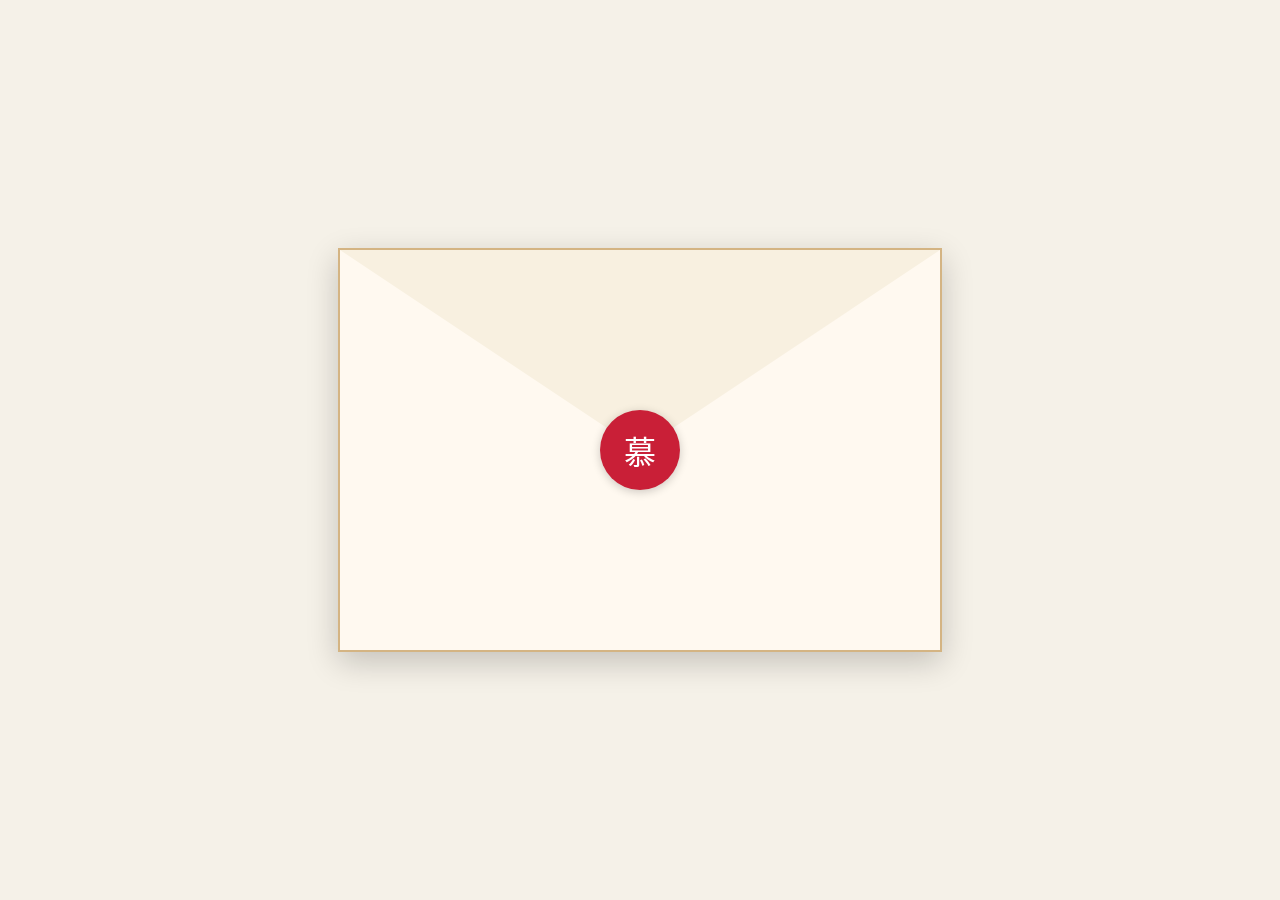
<file: index.html>
<!DOCTYPE html>
<html lang="zh-CN">
<head>
    <meta charset="UTF-8">
    <meta name="viewport" content="width=device-width, initial-scale=1.0">
    <title>慕雨青檐 - 信封</title>
    <style>
        /* 基础样式 */
        body {
            background-color: #f5f1e8;
            margin: 0;
            padding: 0;
            font-family: "Microsoft YaHei", sans-serif;
            overflow: hidden;
            transition: all 0.5s ease;
        }
        
        /* 信封容器 */
        .envelope-container {
            position: relative;
            width: 100%;
            height: 100vh;
            display: flex;
            justify-content: center;
            align-items: center;
        }
        
        /* 信封主体 */
        .envelope {
            position: relative;
            width: 90%;
            max-width: 600px;
            height: 400px;
            background: #fff9f0;
            border: 2px solid #d4b483;
            box-shadow: 0 10px 30px rgba(0,0,0,0.2);
            transition: all 0.5s ease;
            z-index: 1;
        }
        
        /* 信封盖 - 三角形 */
        .envelope:before {
            content: '';
            position: absolute;
            top: 0;
            width: 0;
            height: 0;
            border-style: solid;
            border-width: 200px 300px 0 300px;
            border-color: #f8f0e0 transparent transparent transparent;
            transform-origin: top;
            transform: rotateX(0deg);
            transition: all 0.5s ease 0.3s;
            z-index: 2;
        }
        
        /* 信封打开状态 */
        .envelope.open:before {
            transform: rotateX(180deg);
        }
        
        /* 信封淡出效果 */
        .envelope.fade-out {
            opacity: 0;
            transform: translateY(-50px);
            transition: all 0.5s ease;
        }
        
        /* 火漆印章 */
        .seal {
            position: absolute;
            top: 50%;
            left: 50%;
            transform: translate(-50%, -50%);
            width: 80px;
            height: 80px;
            background: #C91F37;
            border-radius: 50%;
            cursor: pointer;
            z-index: 3;
            box-shadow: 0 2px 10px rgba(0,0,0,0.2);
            transition: all 0.3s ease;
        }
        
        .seal:hover {
            transform: translate(-50%, -50%) scale(1.1);
        }
        
        .seal:after {
            content: '慕';
            position: absolute;
            top: 50%;
            left: 50%;
            transform: translate(-50%, -50%);
            color: white;
            font-family: "华文行楷", cursive;
            font-size: 2rem;
        }
        
        /* 信纸内容 */
        .letter-content {
            position: absolute;
            top: 50%;
            left: 50%;
            transform: translate(-50%, -50%);
            width: 90%;
            max-width: 560px;
            height: 360px;
            padding: 20px;
            background: white;
            box-shadow: 0 5px 15px rgba(0,0,0,0.1);
            opacity: 0;
            visibility: hidden;
            transition: all 0.5s ease;
            z-index: 0;
            overflow-y: auto;
        }
        
        .letter-content.show {
            opacity: 1;
            visibility: visible;
            z-index: 4;
        }
        
        /* 标题区 */
        .header {
            position: fixed;
            top: 20px;
            left: 0;
            width: 100%;
            text-align: center;
            opacity: 0;
            transform: translateY(-20px);
            transition: all 0.5s ease 0.3s;
            z-index: 5;
        }
        
        .header.show {
            opacity: 1;
            transform: translateY(0);
        }
        
        .main-title {
            font-family: "华文行楷", cursive;
            font-size: 2.5rem;
            color: #2E6171;
            margin: 0;
        }
        
        .subtitle {
            font-size: 1.2rem;
            color: #666;
            margin-top: 5px;
        }
        
        /* 信纸内容样式 */
        .intro-title {
            font-family: "华文行楷", cursive;
            font-size: 2.2rem;
            color: #2E6171;
            margin-bottom: 20px;
            border-bottom: 2px dashed #C91F37;
            padding-bottom: 10px;
            text-align: center;
        }
        
        .intro-content {
            font-size: 1.1rem;
            line-height: 1.8;
            text-align: left;
            text-indent: 2em;
            margin-bottom: 30px;
            color: #555;
        }
        
        .enter-btn {
            display: block;
            width: 200px;
            margin: 20px auto 0;
            padding: 12px 0;
            background: #C91F37;
            color: white;
            border: none;
            border-radius: 5px;
            font-family: "华文行楷", cursive;
            font-size: 1.2rem;
            transition: all 0.3s;
            text-align: center;
            text-decoration: none;
            cursor: pointer;
        }
        
        .enter-btn:hover {
            background: #a8182d;
            transform: translateY(-2px);
            box-shadow: 0 4px 8px rgba(0,0,0,0.2);
        }
    </style>
</head>
<body>
    <audio id="bg-music" loop>
        <source src="assets/music/rain.mp3" type="audio/mpeg">
        您的浏览器不支持音频播放
    </audio>
    
    <!-- 标题区 - 初始隐藏 -->
    <header class="header">
        <h1 class="main-title">慕雨青檐</h1>
        <div class="subtitle">2017-2025 周末特快列车</div>
    </header>

    <!-- 信封容器 -->
    <div class="envelope-container">
        <!-- 信封 -->
        <div class="envelope" id="envelope">
            <!-- 火漆印章 -->
            <div class="seal" id="seal"></div>
        </div>
        
        <!-- 信纸内容 - 初始隐藏 -->
        <div class="letter-content" id="letter-content">
            <h2 class="intro-title">前言</h2>
            <div class="intro-content">
                <p>欢迎登上这趟特别的"周末特快列车"，这是一段穿越时光的旅程，记录着我们从2017到2025年的珍贵回忆。</p>
                <p>在这个数字空间里，我收集了我们一起走过的点点滴滴，从初中时代的青涩，到高中时期的奋斗，再到大学时光的成长。每一张照片，每一段文字，都是时光留下的印记。</p>
                <p>这个网站是我送给你的特别礼物，它不仅仅是一个回忆录，更是一个会随着时间不断生长的记忆花园。在这里，你可以随时回望我们一起走过的路，也可以看到我们未来的新篇章。</p>
                <p>希望你喜欢这份特别的礼物，愿我们的友谊如同这网站一样，历久弥新。</p>
            </div>
            <a href="huiyi.html" class="enter-btn">开启回忆之旅</a>
        </div>
    </div>

    <script>
        // 音乐控制功能
        const musicPlayer = document.getElementById('bg-music');
        const musicControl = document.getElementById('music-control');
        let isPlaying = false;
        
        // 初始化音乐状态
        function initMusic() {
            const savedState = localStorage.getItem('musicState');
            isPlaying = savedState === 'playing';
            
            musicPlayer.volume = 0.3;
            if (isPlaying) {
                musicPlayer.play().catch(() => {});
                if(musicControl) musicControl.textContent = '暂停音乐';
            } else {
                musicPlayer.play().catch(() => {
                    document.body.addEventListener('click', () => {
                        musicPlayer.play().catch(() => {});
                    }, { once: true });
                });
            }
        }
        
        // 点击控制音乐
        if(musicControl) {
            musicControl.addEventListener('click', (e) => {
                e.preventDefault();
                isPlaying = !isPlaying;
                if (isPlaying) {
                    musicPlayer.play();
                    musicControl.textContent = '暂停音乐';
                    localStorage.setItem('musicState', 'playing');
                } else {
                    musicPlayer.pause();
                    musicControl.textContent = '播放音乐';
                    localStorage.setItem('musicState', 'paused');
                }
            });
        }
        
        // 初始化执行
        initMusic();
        
        // 自动播放处理
        document.body.addEventListener('click', () => {
            if (isPlaying && musicPlayer.paused) {
                musicPlayer.play().catch(() => {});
            }
        }, { once: true });

        // 信封交互效果
        document.addEventListener('DOMContentLoaded', () => {
            const seal = document.getElementById('seal');
            const envelope = document.getElementById('envelope');
            const letterContent = document.getElementById('letter-content');
            const header = document.querySelector('.header');
            
            seal.addEventListener('click', () => {
                // 打开信封
                envelope.classList.add('open');
                
                // 信封淡出
                setTimeout(() => {
                    envelope.classList.add('fade-out');
                }, 500);
                
                // 显示信纸内容
                setTimeout(() => {
                    letterContent.classList.add('show');
                }, 800);
                
                // 显示标题
                setTimeout(() => {
                    header.classList.add('show');
                }, 1000);
                
                // 点击后隐藏印章
                setTimeout(() => {
                    seal.style.opacity = '0';
                    setTimeout(() => {
                        seal.style.display = 'none';
                    }, 300);
                }, 500);
            });
        });
    </script>
</body>
</html>
</file>
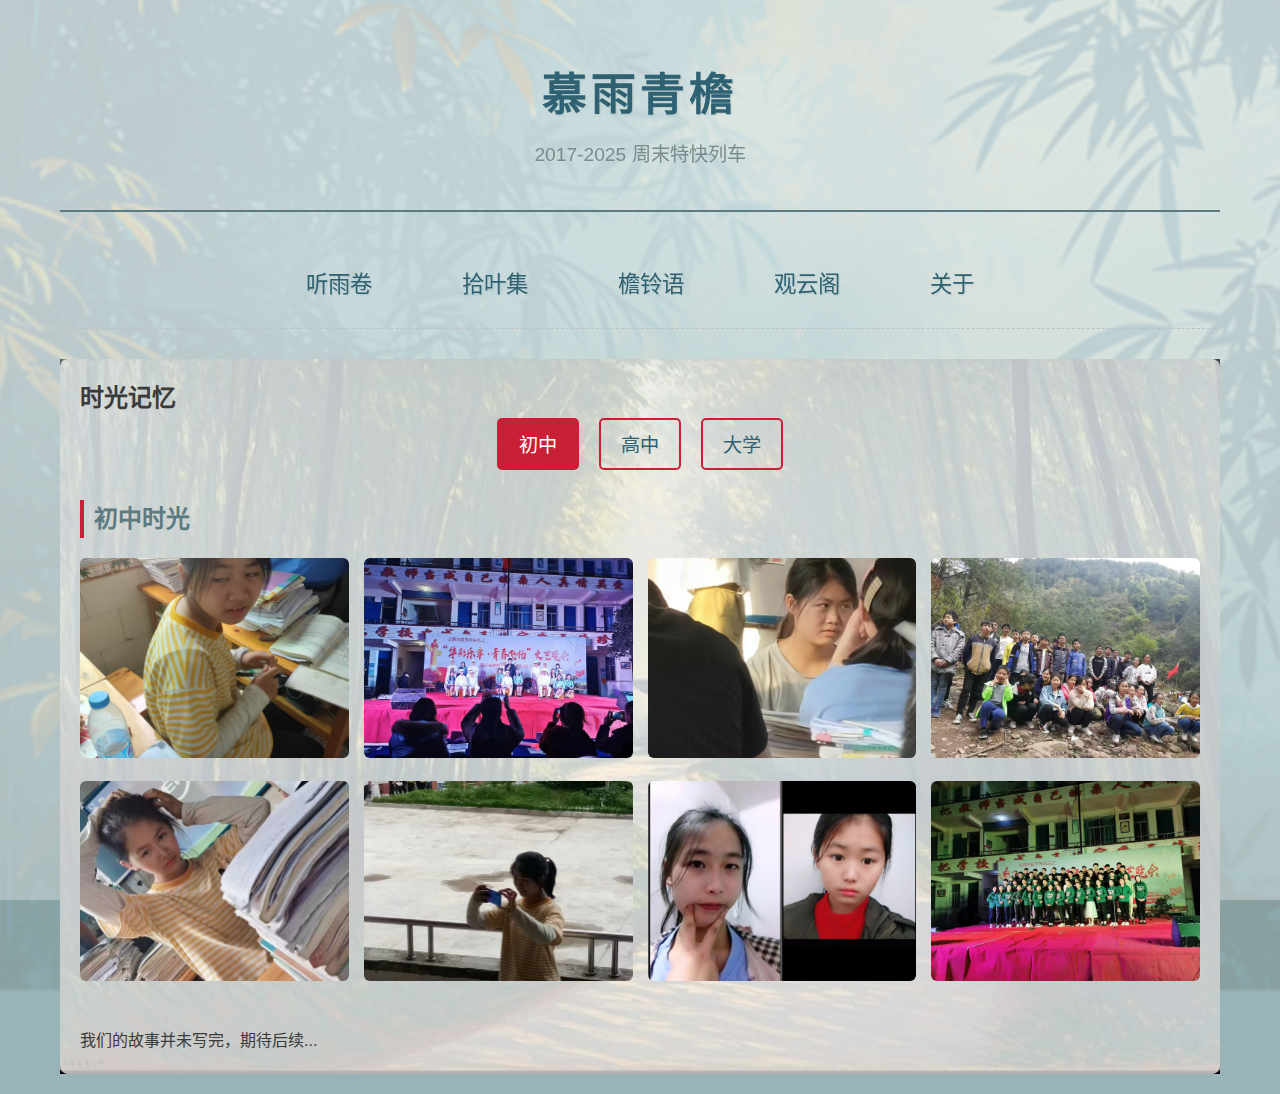
<file: huiyi.html>
<!DOCTYPE html>
<html lang="zh-CN">
<head>
    <meta charset="UTF-8">
    <meta name="viewport" content="width=device-width, initial-scale=1.0">
    <script src="js/main.js" defer></script>
    <link rel="stylesheet" href="css/main.css" />
    <title>慕雨青檐 - 拾叶集</title>
    <style>
        /* 小花飘落效果 - 更新后样式 */
        .petal {
            position: fixed;
            top: -10%;
            z-index: 9999;
            color: rgba(255, 255, 255, 0.9); /* 提高透明度 */
            text-shadow: 0 0 8px rgba(255, 255, 255, 0.5); /* 添加光晕效果 */
            user-select: none;
            pointer-events: none;
            font-size: 1.2rem;
            animation: fall linear forwards;
            filter: drop-shadow(0 0 4px rgba(255, 255, 255, 0.7)); /* 添加投影 */
        }

        @keyframes fall {
            to {
                transform: translateY(110vh) rotate(720deg);
                opacity: 0.2; /* 下落过程中逐渐变淡 */
            }
        }

        /* 全局背景容器 */
        body {
            position: relative;
            min-height: 100vh;
            overflow-x: hidden;
        }

        /* 竹林背景层 */
        body::before {
            content: '';
            position: fixed;
            top: -10%; /* 扩展顶部区域 */
            left: -10%;
            width: 120%;
            height: 120%;
            z-index: -1;
            background: 
                linear-gradient(rgba(232,245,233,0.3), rgba(210,228,209,0.5)), /* 调整颜色滤镜 */
                url('assets/images/bamboo.png') center/cover no-repeat;
            filter: blur(1px); /* 微模糊提升可读性 */
        }

        /* 内容保护层 */
        body::after {
            content: '';
            position: fixed;
            top: 0;
            left: 0;
            width: 100%;
            height: 100%;
            background: rgba(255,255,255,0.3); /* 调整透明度 */
            mix-blend-mode: screen; /* 混合模式保留背景纹理 */
            z-index: 0;
            pointer-events: none;
        }

        /* 调整现有元素层级 */
        .header, 
        .nav-menu, 
        .memory-background {
            position: relative;
            z-index: 1;
        }

        /* 响应式优化 */
        @media (max-width: 768px) {
            body::before {
                background-size: auto 100%; /* 移动端垂直适配 */
                left: -20%;
                width: 140%;
            }
            
            body::after {
                background: rgba(255,255,255,0.7); /* 调整移动端透明度 */
            }
        }
		/* 时光记忆背景图样式 */
			.memory-background {
				position: relative;
				width: 100%;
				background-image: url('assets/images/111.jpg');
				background-size: cover;
				background-position: center;
				background-repeat: no-repeat;
				background-attachment: local; /* 跟随内容滚动 */
				z-index: 1; /* 确保在气球下方 */
			}
	
			/* 为内容添加半透明遮罩（可选） */
			.memory-content {
				position: relative;
				background-color: rgba(255, 255, 255, 0.7); /* 半透明白色遮罩 */
				padding: 20px;
				border-radius: 8px;
			}
    </style>
</head>
<body>
    <!-- 背景遮罩层 -->
    <div class="background-overlay"></div>

    <audio id="bg-music" loop>
        <source src="assets/music/rain.mp3" type="audio/mpeg">
        您的浏览器不支持音频播放
    </audio>

    <!-- 标题区 -->
    <header class="header">
        <h1 class="main-title">慕雨青檐</h1>
        <div class="subtitle">2017-2025 周末特快列车</div>
    </header>

    <!-- 导航菜单 -->
    <nav class="nav-menu">
        <a href="#" class="nav-item" id="music-control">听雨卷</a>
        <a href="huiyi.html" class="nav-item">拾叶集</a>
        <a href="xiangyaoshuodehua.html" class="nav-item">檐铃语</a>
        <a href="guanyunge.html" class="nav-item">观云阁</a>
        <a href="about.html" class="nav-item">关于</a>
    </nav>

    <!-- 照片区 -->
    <section class="memory-background">
        <div class="memory-content">
            <h2>时光记忆</h2>

            <!-- 按钮区域 -->
            <div class="memory-buttons">
                <button class="memory-btn active" data-period="junior">初中</button>
                <button class="memory-btn" data-period="senior">高中</button>
                <button class="memory-btn" data-period="university">大学</button>
            </div>

            <!-- 初中时光内容 -->
            <div class="memory-section" id="junior-memory">
                <h3>初中时光</h3>
                <div class="photo-grid">
                    <!-- 初中照片内容保持不变 -->
                    <div class="photo-item">
                        <img src="assets/images/photo2.jpg" alt="初中记忆">
                    </div>
                    <div class="photo-item">
                        <img src="assets/images/photo10.jpg" alt="初中记忆">
                    </div>
                    <div class="photo-item">
                        <img src="assets/images/photo20.jpg" alt="初中记忆">
                    </div>
                    <div class="photo-item">
                        <img src="assets/images/photo21.jpg" alt="初中记忆">
                    </div>
                    <div class="photo-item">
                        <img src="assets/images/photo22.jpg" alt="初中记忆">
                    </div>
                    <div class="photo-item">
                        <img src="assets/images/photo23.jpg" alt="初中记忆">
                    </div>
                    <div class="photo-item">
                        <img src="assets/images/photo24.jpg" alt="初中记忆">
                    </div>
                    <div class="photo-item">
                        <img src="assets/images/photo46.jpg" alt="初中记忆">
                    </div>
                </div>
            </div>

            <!-- 高中时光内容 -->
            <div class="memory-section" id="senior-memory" style="display: none;">
                <h3>高中时光</h3>
                <div class="photo-grid">
                    <!-- 高中照片内容保持不变 -->
                    <div class="photo-item">
                        <img src="assets/images/photo17.jpg" alt="高中记忆">
                    </div>
                    <div class="photo-item">
                        <img src="assets/images/photo25.jpg" alt="高中记忆">
                    </div>
                    <div class="photo-item">
                        <img src="assets/images/photo31.jpg" alt="高中记忆">
                    </div>
                    <div class="photo-item">
                        <img src="assets/images/photo32.jpg" alt="高中记忆">
                    </div>
                    <div class="photo-item">
                        <img src="assets/images/photo33.jpg" alt="高中记忆">
                    </div>
                    <div class="photo-item">
                        <img src="assets/images/photo34.jpg" alt="高中记忆">
                    </div>
                    <div class="photo-item">
                        <img src="assets/images/photo35.jpg" alt="高中记忆">
                    </div>
                    <div class="photo-item">
                        <img src="assets/images/photo36.jpg" alt="高中记忆">
                    </div>
                    <div class="photo-item">
                        <img src="assets/images/photo37.jpg" alt="高中记忆">
                    </div>
                    <div class="photo-item">
                        <img src="assets/images/photo38.jpg" alt="高中记忆">
                    </div>
                    <div class="photo-item">
                        <img src="assets/images/photo40.jpg" alt="高中记忆">
                    </div>
                    <div class="photo-item">
                        <img src="assets/images/photo41.jpg" alt="高中记忆">
                    </div>
                    <div class="photo-item">
                        <img src="assets/images/photo42.jpg" alt="高中记忆">
                    </div>
                    <div class="photo-item">
                        <img src="assets/images/photo43.jpg" alt="高中记忆">
                    </div>
                    <div class="photo-item">
                        <img src="assets/images/photo44.jpg" alt="高中记忆">
                    </div>
                    <div class="photo-item">
                        <img src="assets/images/photo45.jpg" alt="高中记忆">
                    </div>
                </div>
            </div>

            <!-- 大学时光内容 -->
            <div class="memory-section" id="university-memory" style="display: none;">
                <h3>大学时光</h3>
                <div class="photo-grid">
                    <!-- 大学照片内容保持不变 -->
                    <div class="photo-item">
                        <img src="assets/images/photo1.jpg" alt="大学记忆">
                    </div>
                    <div class="photo-item">
                        <img src="assets/images/photo9.jpg" alt="大学记忆">
                    </div>
                    <div class="photo-item">
                        <img src="assets/images/photo11.jpg" alt="大学记忆">
                    </div>
                    <div class="photo-item">
                        <img src="assets/images/photo13.jpg" alt="大学记忆">
                    </div>
                    <div class="photo-item">
                        <img src="assets/images/photo15.jpg" alt="大学记忆">
                    </div>
                    <div class="photo-item">
                        <img src="assets/images/photo18.jpg" alt="大学记忆">
                    </div>
                    <div class="photo-item">
                        <img src="assets/images/photo27.jpg" alt="大学记忆">
                    </div>
                    <div class="photo-item">
                        <img src="assets/images/photo28.jpg" alt="大学记忆">
                    </div>
                    <div class="photo-item">
                        <img src="assets/images/photo29.jpg" alt="大学记忆">
                    </div>
                    <div class="photo-item">
                        <img src="assets/images/photo30.jpg" alt="大学记忆">
                    </div>
                    <div class="photo-item">
                        <img src="assets/images/photo47.jpg" alt="大学记忆">
                    </div>
                    <div class="photo-item">
                        <img src="assets/images/photo56.jpg" alt="大学记忆">
                    </div>
                    <div class="photo-item">
                        <img src="assets/images/photo55.jpg" alt="大学记忆">
                    </div>
                    <div class="photo-item">
                        <img src="assets/images/photo64.jpg" alt="大学记忆">
                    </div>
                    <div class="photo-item">
                        <img src="assets/images/photo65.jpg" alt="大学记忆">
                    </div>
                    <div class="photo-item">
                        <img src="assets/images/photo66.jpg" alt="大学记忆">
                    </div>
                </div>
            </div>
            <p>我们的故事并未写完，期待后续...</p>
        </div>
    </section>

    <!-- 弹窗结构 -->
    <div id="memory-modal" class="modal">
        <div class="modal-content">
            <span class="close">&times;</span>
            <h3 class="modal-title"></h3>
            <p class="modal-text"></p>
        </div>
    </div>

    <script>
        // 小花飘落效果
        function createPetals() {
            const petals = ['❀', '✿', '❁', '✾', '❃', '🌸', '💮'];
            const petalCount = 30;
            
            for (let i = 0; i < petalCount; i++) {
                setTimeout(() => {
                    const petal = document.createElement('div');
                    petal.innerHTML = petals[Math.floor(Math.random() * petals.length)];
                    petal.classList.add('petal');
                    
                    // 随机位置
                    petal.style.left = Math.random() * 100 + 'vw';
                    
                    // 随机动画持续时间 (5-15秒)
                    const duration = 5 + Math.random() * 10;
                    petal.style.animationDuration = duration + 's';
                    
                    // 随机延迟 (0-5秒)
                    petal.style.animationDelay = Math.random() * 5 + 's';
                    
                    // 随机大小
                    const size = 0.5 + Math.random() * 1.5;
                    petal.style.fontSize = size + 'rem';
                    
                    // 随机透明度
                    petal.style.opacity = 0.5 + Math.random() * 0.5;
                    
                    document.body.appendChild(petal);
                    
                    // 动画结束后移除花瓣
                    setTimeout(() => {
                        petal.remove();
                    }, duration * 1000);
                }, i * 300); // 每隔300ms创建一个新花瓣
            }
            
            // 每隔一段时间重新创建花瓣
            setTimeout(createPetals, petalCount * 300 + 5000);
        }
        
        // 页面加载后开始花瓣动画
        window.addEventListener('load', createPetals);
    </script>
</body>
</html>
</file>
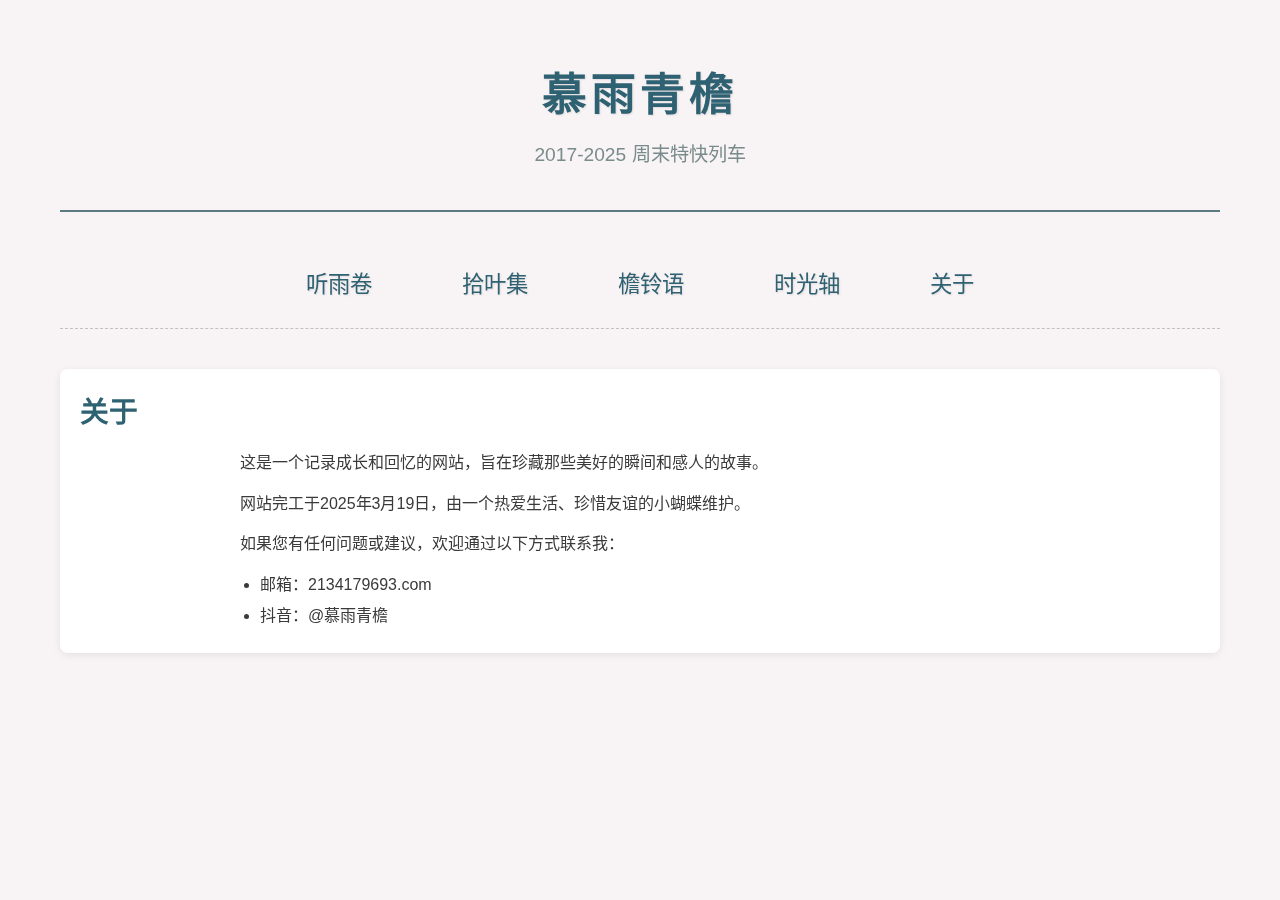
<file: 111/about.html>
<!DOCTYPE html>
<html lang="zh-CN">
<head>
    <meta charset="UTF-8">
    <meta name="viewport" content="width=device-width, initial-scale=1.0">
    <link rel="stylesheet" href="css/main.css" />
    <title>慕雨青檐 - 关于</title>
</head>
<body>
    <audio id="bg-music" loop>
        <source src="assets/music/rain.mp3" type="audio/mpeg">
        您的浏览器不支持音频播放
    </audio>
    <!-- 标题区 -->
    <header class="header">
        <h1 class="main-title">慕雨青檐</h1>
        <div class="subtitle">2017-2025 周末特快列车</div>
    </header>

    <!-- 导航菜单 -->
    <nav class="nav-menu">
        <a href="#" class="nav-item" id="music-control">听雨卷</a>
        <a href="index.html" class="nav-item">拾叶集</a>
        <a href="xiangyaoshuodehua.html" class="nav-item">檐铃语</a>
        <a href="timeline.html" class="nav-item">时光轴</a>
        <a href="about.html" class="nav-item">关于</a>
    </nav>

    <!-- 关于内容 -->
    <section class="content-section">
        <h2>关于</h2>
        <div class="about-content">
            <p>这是一个记录成长和回忆的网站，旨在珍藏那些美好的瞬间和感人的故事。</p>
            <p>网站完工于2025年3月19日，由一个热爱生活、珍惜友谊的小蝴蝶维护。</p>
            <p>如果您有任何问题或建议，欢迎通过以下方式联系我：</p>
            <ul>
                <li>邮箱：2134179693.com</li>
                <li>抖音：@慕雨青檐</li>
            </ul>
        </div>
    </section>

    <script src="js/main.js"></script>
</body>
</html>
</file>
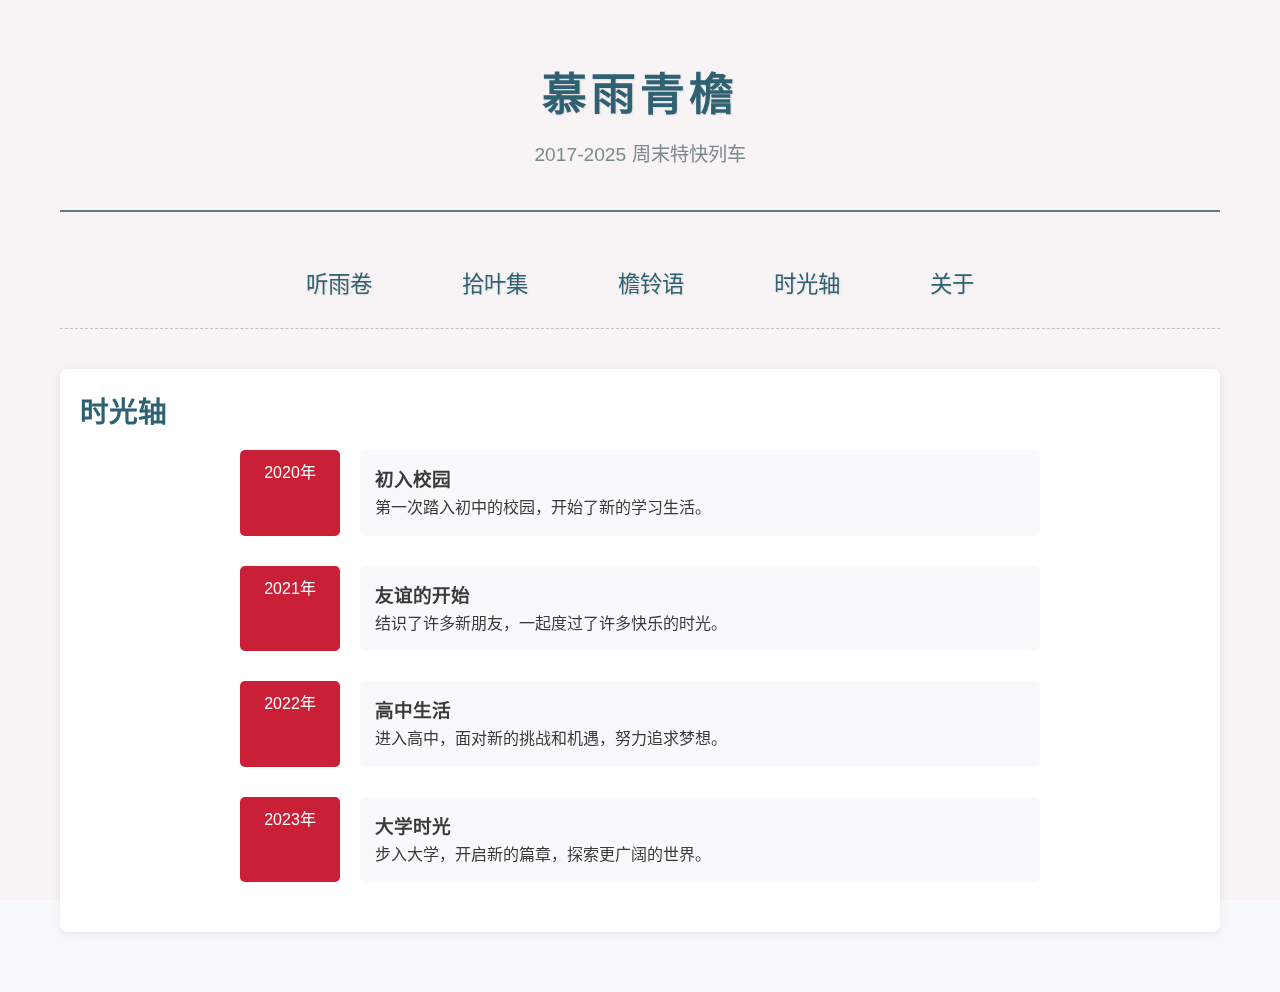
<file: 111/timeline.html>
<!DOCTYPE html>
<html lang="zh-CN">
<head>
    <meta charset="UTF-8">
    <meta name="viewport" content="width=device-width, initial-scale=1.0">
    <link rel="stylesheet" href="css/main.css" />
    <title>慕雨青檐 - 时光轴</title>
</head>
<body>
    <audio id="bg-music" loop>
        <source src="assets/music/rain.mp3" type="audio/mpeg">
        您的浏览器不支持音频播放
    </audio>
    <!-- 标题区 -->
    <header class="header">
        <h1 class="main-title">慕雨青檐</h1>
        <div class="subtitle">2017-2025 周末特快列车</div>
    </header>

    <!-- 导航菜单 -->
    <nav class="nav-menu">
        <a href="#" class="nav-item" id="music-control">听雨卷</a>
        <a href="index.html" class="nav-item">拾叶集</a>
        <a href="xiangyaoshuodehua.html" class="nav-item">檐铃语</a>
        <a href="timeline.html" class="nav-item">时光轴</a>
        <a href="about.html" class="nav-item">关于</a>
    </nav>

    <!-- 时光轴内容 -->
    <section class="content-section">
        <h2>时光轴</h2>
        <div class="timeline">
            <div class="timeline-item">
                <div class="timeline-date">2020年</div>
                <div class="timeline-content">
                    <h3>初入校园</h3>
                    <p>第一次踏入初中的校园，开始了新的学习生活。</p>
                </div>
            </div>
            <div class="timeline-item">
                <div class="timeline-date">2021年</div>
                <div class="timeline-content">
                    <h3>友谊的开始</h3>
                    <p>结识了许多新朋友，一起度过了许多快乐的时光。</p>
                </div>
            </div>
            <div class="timeline-item">
                <div class="timeline-date">2022年</div>
                <div class="timeline-content">
                    <h3>高中生活</h3>
                    <p>进入高中，面对新的挑战和机遇，努力追求梦想。</p>
                </div>
            </div>
            <div class="timeline-item">
                <div class="timeline-date">2023年</div>
                <div class="timeline-content">
                    <h3>大学时光</h3>
                    <p>步入大学，开启新的篇章，探索更广阔的世界。</p>
                </div>
            </div>
			
			
        </div>
    </section>

    <script src="js/main.js"></script>
</body>
</html>
</file>
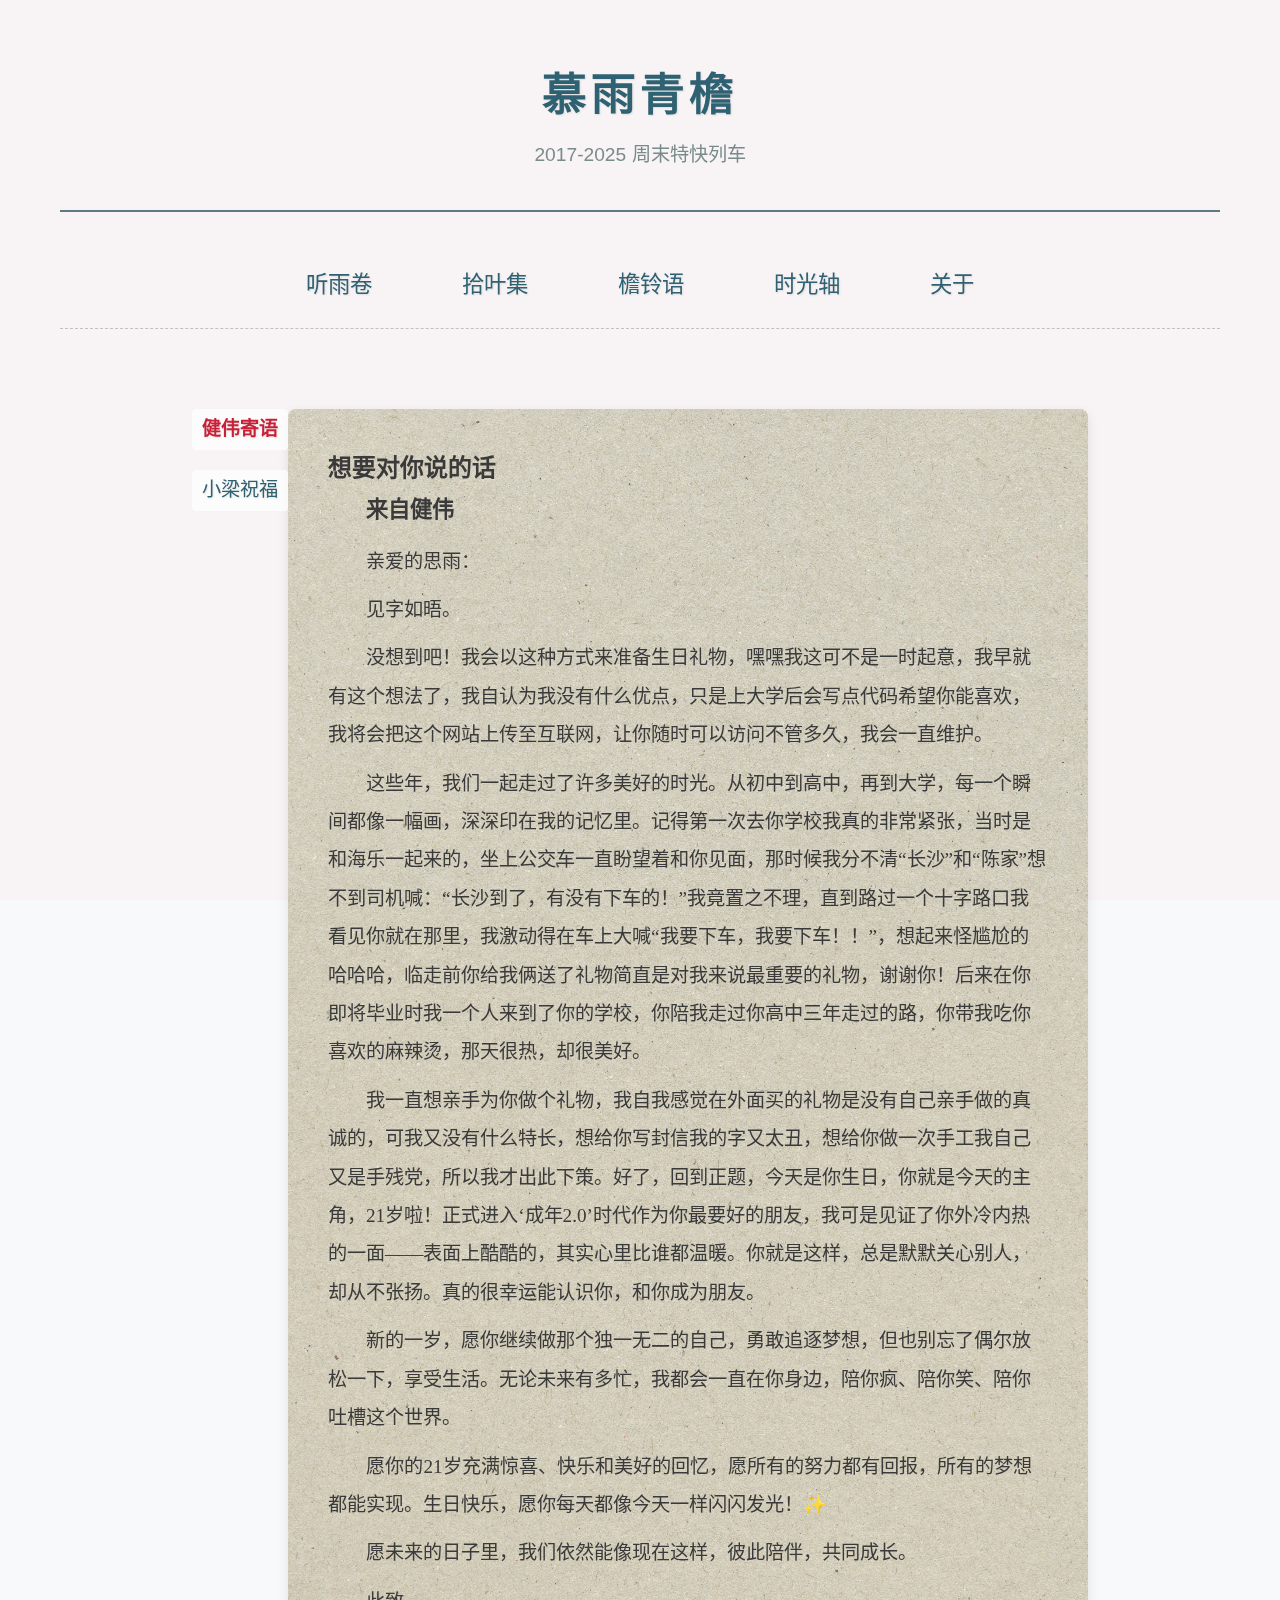
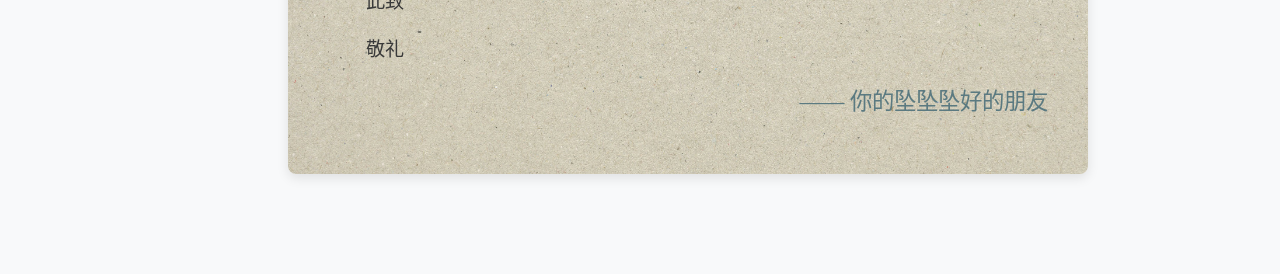
<file: 111/xiangyaoshuodehua.html>
<!DOCTYPE html>
<html lang="zh-CN">
<head>
    <meta charset="UTF-8">
    <meta name="viewport" content="width=device-width, initial-scale=1.0">
    <link rel="stylesheet" href="css/ziyemian.css" />
    <link rel="stylesheet" href="css/main.css" />
    <title>慕雨青檐 - 檐铃语</title>
    <style>
        /* 为信纸旁边的导航链接添加样式 */
        .sidebar {
            display: flex;
            justify-content: space-between;
            align-items: flex-start;
            padding: 20px 0;
        }
        
        .content-links {
            display: flex;
            flex-direction: column;
            gap: 10px;
        }
        
        .content-links a {
            margin-bottom: 10px;
            padding: 5px 10px;
            background: rgba(255, 255, 255, 0.7);
            border-radius: 4px;
            text-decoration: none;
            color: #2E6171;
            font-family: "华文行楷", "STXingkai", "楷体", "KaiTi", cursive;
            font-size: 1.2rem;
        }
        
        .content-links a:hover {
            background: rgba(201, 31, 55, 0.1);
        }
    </style>
</head>
<body>
    <!-- 音乐播放器 -->
    <audio id="bg-music" loop>
        <source src="assets/music/rain.mp3" type="audio/mpeg">
        您的浏览器不支持音频播放
    </audio>

    <!-- 标题区 -->
    <header class="header">
        <h1 class="main-title">慕雨青檐</h1>
        <div class="subtitle">2017-2025 周末特快列车</div>
    </header>

    <!-- 导航菜单 -->
    <nav class="nav-menu">
        <a href="#" class="nav-item" id="music-control">听雨卷</a>
        <a href="index.html" class="nav-item">拾叶集</a>
        <a href="xiangyaoshuodehua.html" class="nav-item">檐铃语</a>
        <a href="timeline.html" class="nav-item">时光轴</a>
        <a href="about.html" class="nav-item">关于</a>
    </nav>

    <!-- 原有内容结构保持不变 -->
    <section class="letter-section">
        <div class="sidebar">
            <!-- 添加“健伟寄语”和“小梁祝福”的链接 -->
            <div class="content-links">
                <a href="#sangjianwei" class="nav-item">健伟寄语</a>
                <a href="#liangyan" class="nav-item">小梁祝福</a>
            </div>
            
            <div class="letter-paper">
                <h2>想要对你说的话</h2>
                
                <!-- 仅添加ID标识 -->
                <div class="letter-content" id="sangjianwei">
                    <!-- 原有健伟的内容保持不变 -->
                     <h3>来自健伟</h3>
                        <p>亲爱的思雨：</p>
                        <p>见字如晤。</p>
                        <p>没想到吧！我会以这种方式来准备生日礼物，嘿嘿我这可不是一时起意，我早就有这个想法了，我自认为我没有什么优点，只是上大学后会写点代码希望你能喜欢，我将会把这个网站上传至互联网，让你随时可以访问不管多久，我会一直维护。</p>
                        <p>这些年，我们一起走过了许多美好的时光。从初中到高中，再到大学，每一个瞬间都像一幅画，深深印在我的记忆里。记得第一次去你学校我真的非常紧张，当时是和海乐一起来的，坐上公交车一直盼望着和你见面，那时候我分不清“长沙”和“陈家”想不到司机喊：“长沙到了，有没有下车的！”我竟置之不理，直到路过一个十字路口我看见你就在那里，我激动得在车上大喊“我要下车，我要下车！！”，想起来怪尴尬的哈哈哈，临走前你给我俩送了礼物简直是对我来说最重要的礼物，谢谢你！后来在你即将毕业时我一个人来到了你的学校，你陪我走过你高中三年走过的路，你带我吃你喜欢的麻辣烫，那天很热，却很美好。</p>
                        <p>我一直想亲手为你做个礼物，我自我感觉在外面买的礼物是没有自己亲手做的真诚的，可我又没有什么特长，想给你写封信我的字又太丑，想给你做一次手工我自己又是手残党，所以我才出此下策。好了，回到正题，今天是你生日，你就是今天的主角，21岁啦！正式进入‘成年2.0’时代作为你最要好的朋友，我可是见证了你外冷内热的一面——表面上酷酷的，其实心里比谁都温暖。你就是这样，总是默默关心别人，却从不张扬。真的很幸运能认识你，和你成为朋友。</p>
                        <p>新的一岁，愿你继续做那个独一无二的自己，勇敢追逐梦想，但也别忘了偶尔放松一下，享受生活。无论未来有多忙，我都会一直在你身边，陪你疯、陪你笑、陪你吐槽这个世界。</p>
                        <p>愿你的21岁充满惊喜、快乐和美好的回忆，愿所有的努力都有回报，所有的梦想都能实现。生日快乐，愿你每天都像今天一样闪闪发光！✨</p>
                        <p>愿未来的日子里，我们依然能像现在这样，彼此陪伴，共同成长。</p>
                        <p>此致</p>
                        <p>敬礼</p>
                        <p class="letter-signature">—— 你的坠坠坠好的朋友</p>
                </div>

                <div class="letter-content" id="liangyan">
                    <!-- 原有小梁的内容保持不变 -->
                    <h3>来自小梁</h3>
                        <p>亲爱的思雨：</p>
                        <p>想不到吧会在这里看见我对你想说的话，首先祝你生日快乐🎂</p>
                        <p>我希望你可以永远做自己遇到一个对你很好的人理解你包容你</p>
                        <p>时间真快我们认识快要五年了 都说认识三年的朋友会是一辈子的朋友</p>
                        <p>我希望我们都在彼此的身边 新的一岁新的开始</p>
                        <p>更希望你平平安安健健康康 开开心心的</p>
                        <p>最后呢祝福美丽漂亮可爱的思雨21岁生日快乐🎂</p>
                        <p class="letter-signature">—— 永远的好姐妹 梁艳</p>
                </div>
            </div>
        </div>
    </section>

    <script>
       // 音乐控制功能（主页面和子页面都需要添加）
       const musicPlayer = document.getElementById('bg-music');
       const musicControl = document.getElementById('music-control');
       let isPlaying = false;
       
       // 初始化音乐状态
       function initMusic() {
           // 读取本地存储状态
           const savedState = localStorage.getItem('musicState');
           isPlaying = savedState === 'playing';
           
           // 同步按钮状态
           musicPlayer.volume = 0.3;
           if (isPlaying) {
               musicPlayer.play().catch(() => {});
               musicControl.classList.add('music-playing');
           } else {
               // 如果之前没有保存状态或者状态是暂停，则尝试自动播放
               musicPlayer.play().catch(() => {
                   // 如果自动播放被阻止，则等待用户交互
                   document.body.addEventListener('click', () => {
                       musicPlayer.play().catch(() => {});
                   }, { once: true });
               });
           }
       }
       
       // 点击控制
       musicControl.addEventListener('click', () => {
           isPlaying = !isPlaying;
           if (isPlaying) {
               musicPlayer.play();
               musicControl.classList.add('music-playing');
               localStorage.setItem('musicState', 'playing');
           } else {
               musicPlayer.pause();
               musicControl.classList.remove('music-playing');
               localStorage.setItem('musicState', 'paused');
           }
       });
       
       // 初始化执行
       initMusic();
       
       // 自动播放处理（需要用户交互）
       document.body.addEventListener('click', () => {
           if (isPlaying && musicPlayer.paused) {
               musicPlayer.play().catch(() => {});
           }
       }, { once: true });

        // 页面加载时显示“健伟寄语”的内容
        window.onload = function() {
            // 默认显示“健伟寄语”的内容
            document.getElementById('sangjianwei').style.display = 'block';
            // 给“健伟寄语”的导航链接添加激活状态
            document.querySelector('a[href="#sangjianwei"]').classList.add('active');
        };

        // 处理导航链接的点击事件
        document.querySelectorAll('.nav-item[href^="#"]').forEach(link => {
            link.addEventListener('click', function() {
                // 移除所有激活状态
                document.querySelectorAll('.nav-item').forEach(item => {
                    item.classList.remove('active');
                });
                // 添加当前激活状态
                this.classList.add('active');

                // 隐藏所有内容
                document.querySelectorAll('.letter-content').forEach(content => {
                    content.style.display = 'none';
                });

                // 显示对应的内容
                const targetId = this.getAttribute('href').substring(1);
                document.getElementById(targetId).style.display = 'block';
            });
        });
    </script>
</body>
</html>
</file>
<file: css/main.css>
/* === 基础重置 === */
* {
    margin: 0;
    padding: 0;
    box-sizing: border-box;
}

/* === 整体容器 === */
body {
    font-family: 'Ma Shan Zheng', 'Microsoft YaHei', sans-serif;
    color: #3a3a3a;
    line-height: 1.6;
    max-width: 1200px;
    margin: 0 auto;
    padding: 20px;
    background: linear-gradient(180deg, #c4d9dd 20%, #99b4b9 80%);
}

body::before {
    content: "";
    position: fixed;
    top: 0;
    left: 0;
    width: 100%;
    height: 100%;
    background: url('assets/images/cloud-pattern.png') repeat;
    opacity: 0.3;
    z-index: -1;
}      

a {
    text-decoration: none;
}

/* === 标题区 === */
.header {
    text-align: center;
    padding: 40px 0;
    border-bottom: 2px solid #5B7A81;
    margin-bottom: 30px;
}

.main-title {
    font-family: "华文行楷", "STXingkai", "楷体", "KaiTi", cursive;
    font-size: 2.8rem;
    letter-spacing: 4px;
    color: #2E6171;
    margin-bottom: 8px;
    text-shadow: 1px 1px 2px rgba(0,0,0,0.1);
}

.subtitle {
    font-size: 1.2rem;
    color: #7A8B8B;
}

/* === 导航菜单 === */
.nav-menu {
    display: flex;
    justify-content: center;
    gap: 40px;
    margin: 30px 0;
    padding: 15px 0;
    border-bottom: 1px dashed #C0C0C0;
}

.nav-item {
    font-family: "华文行楷", "STXingkai", "楷体", "KaiTi", cursive;
    font-size: 1.4rem;
    color: #2E6171;
    text-shadow: 1px 1px 2px rgba(0,0,0,0.1);
    padding: 10px 25px;
    position: relative;
    cursor: pointer;
}

.nav-item::before {
    content: "";
    position: absolute;
    bottom: -8px;
    left: 50%;
    transform: translateX(-50%);
    width: 60%;
    height: 3px;
    background: linear-gradient(90deg, transparent 10%, #C91F37 30%, #C91F37 70%, transparent 90%);
    opacity: 0;
    transition: opacity 0.3s;
}

.nav-item:hover::before {
    opacity: 1;
}

/* === 内容区 === */
.content-section {
    margin: 40px 0;
    padding: 20px;
    background-color: #e0f7fa;
    border-radius: 8px;
    box-shadow: 0 2px 8px rgba(0,0,0,0.08);
}

.content-section h2 {
    font-size: 1.8rem;
    color: #2E6171;
    margin-bottom: 15px;
}

/* === 记忆分段 === */
.memory-section {
    margin-bottom: 40px;
}

.memory-section h3 {
    font-size: 1.5rem;
    color: #5B7A81;
    margin-bottom: 10px;
    border-left: 4px solid #C91F37;
    padding-left: 10px;
}

/* === 照片网格 === */
.photo-grid {
    display: grid;
    grid-template-columns: repeat(auto-fit, minmax(250px, 1fr));
    gap: 15px;
    margin-top: 20px;
}

.photo-item img {
    width: 100%;
    height: 200px;
    object-fit: cover;
    border-radius: 6px;
    cursor: pointer;
    transition: transform 0.3s;
}

.photo-item img:hover {
    transform: scale(1.03);
    box-shadow: 0 4px 12px rgba(201,31,55,0.2);
}

/* === 弹窗样式 === */
.modal {
    display: none;
    position: fixed;
    top: 0;
    left: 0;
    width: 100%;
    height: 100%;
    background: rgba(0,0,0,0.7);
    z-index: 1000;
}

.modal-content {
    position: relative;
    background: #fff9f0;
    margin: 10% auto;
    padding: 30px;
    width: 80%;
    max-width: 600px;
    border-radius: 8px;
    box-shadow: 0 4px 20px rgba(0,0,0,0.2);
    border: 2px solid #5B7A81;
}

.close {
    position: absolute;
    right: 20px;
    top: 10px;
    font-size: 28px;
    color: #C91F37;
    cursor: pointer;
    font-weight: bold;
}

.modal-title {
    font-family: "华文行楷", cursive;
    font-size: 1.8rem;
    color: #2E6171;
    margin-bottom: 15px;
    border-bottom: 2px dashed #C91F37;
    padding-bottom: 10px;
}

.modal-text {
    font-family: 'Ma Shan Zheng', cursive;
    font-size: 1.1rem;
    line-height: 1.8;
    color: #3a3a3a;
    text-indent: 2em;
}

/* 音乐模块 */
#bg-music {
    position: absolute;
    left: -999px;
    opacity: 0;
}

.music-playing::after {
    content: "🎵";
    position: absolute;
    right: -15px;
    top: 5px;
    font-size: 1.2rem;
    animation: musicNote 1s infinite;
}

@keyframes musicNote {
    0% { transform: scale(1); }
    50% { transform: scale(1.2); }
    100% { transform: scale(1); }
}

/* 关于页面样式 */
.about-content {
    max-width: 800px;
    margin: 0 auto;
}

.about-content p {
    margin-bottom: 15px;
}

.about-content ul {
    padding-left: 20px;
}

.about-content li {
    margin-bottom: 5px;
}
/* 按钮 */
/* 按钮区域样式 */
.memory-buttons {
    display: flex;
    justify-content: center;
    gap: 20px;
    margin-bottom: 30px;
}

.memory-btn {
    padding: 10px 20px;
    font-family: "华文行楷", "STXingkai", "楷体", "KaiTi", cursive;
    font-size: 1.2rem;
    color: #2E6171;
    background: transparent;
    border: 2px solid #C91F37;
    border-radius: 5px;
    cursor: pointer;
    transition: all 0.3s;
}

.memory-btn:hover {
    background-color: #C91F37;
    color: white;
}

.memory-btn.active {
    background-color: #C91F37;
    color: white;
}
</file>
<file: 111/css/main.css>
/* === 基础重置 === */
* {
    margin: 0;
    padding: 0;
    box-sizing: border-box;
}

/* === 整体容器 === */
body {
    font-family: 'Ma Shan Zheng', 'Microsoft YaHei', sans-serif;
    color: #3a3a3a;
    line-height: 1.6;
    max-width: 1200px;
    margin: 0 auto;
    padding: 20px;
    background: #f8f9fa;
}

body::before {
    content: "";
    position: fixed;
    top: 0;
    left: 0;
    width: 100%;
    height: 100%;
    background: rgba(255, 200, 200, 0.1);
    z-index: -1;
}

a {
    text-decoration: none;
}

/* === 标题区 === */
.header {
    text-align: center;
    padding: 40px 0;
    border-bottom: 2px solid #5B7A81;
    margin-bottom: 30px;
}

.main-title {
    font-family: "华文行楷", "STXingkai", "楷体", "KaiTi", cursive;
    font-size: 2.8rem;
    letter-spacing: 4px;
    color: #2E6171;
    margin-bottom: 8px;
    text-shadow: 1px 1px 2px rgba(0,0,0,0.1);
}

.subtitle {
    font-size: 1.2rem;
    color: #7A8B8B;
}

/* === 导航菜单 === */
.nav-menu {
    display: flex;
    justify-content: center;
    gap: 40px;
    margin: 30px 0;
    padding: 15px 0;
    border-bottom: 1px dashed #C0C0C0;
}

.nav-item {
    font-family: "华文行楷", "STXingkai", "楷体", "KaiTi", cursive;
    font-size: 1.4rem;
    color: #2E6171;
    text-shadow: 1px 1px 2px rgba(0,0,0,0.1);
    padding: 10px 25px;
    position: relative;
    cursor: pointer;
}

.nav-item::before {
    content: "";
    position: absolute;
    bottom: -8px;
    left: 50%;
    transform: translateX(-50%);
    width: 60%;
    height: 3px;
    background: linear-gradient(90deg, transparent 10%, #C91F37 30%, #C91F37 70%, transparent 90%);
    opacity: 0;
    transition: opacity 0.3s;
}

.nav-item:hover::before {
    opacity: 1;
}

.submenu {
    display: flex;
    gap: 20px;
    margin-left: auto;
}

/* === 内容区 === */
.content-section {
    margin: 40px 0;
    padding: 20px;
    background: white;
    border-radius: 8px;
    box-shadow: 0 2px 8px rgba(0,0,0,0.08);
}

.content-section h2 {
    font-size: 1.8rem;
    color: #2E6171;
    margin-bottom: 15px;
}

/* === 记忆分段 === */
.memory-section {
    margin-bottom: 40px;
}

.memory-section h3 {
    font-size: 1.5rem;
    color: #5B7A81;
    margin-bottom: 10px;
    border-left: 4px solid #C91F37;
    padding-left: 10px;
}

/* === 照片网格 === */
.photo-grid {
    display: grid;
    grid-template-columns: repeat(auto-fit, minmax(250px, 1fr));
    gap: 15px;
    margin-top: 20px;
}

.photo-item img {
    width: 100%;
    height: 200px;
    object-fit: cover;
    border-radius: 6px;
    cursor: pointer;
    transition: transform 0.3s;
}

.photo-item img:hover {
    transform: scale(1.03);
    box-shadow: 0 4px 12px rgba(201,31,55,0.2);
}

/* === 弹窗样式 === */
.modal {
    display: none;
    position: fixed;
    top: 0;
    left: 0;
    width: 100%;
    height: 100%;
    background: rgba(0,0,0,0.7);
    z-index: 1000;
}

.modal-content {
    position: relative;
    background: #fff9f0;
    margin: 10% auto;
    padding: 30px;
    width: 80%;
    max-width: 600px;
    border-radius: 8px;
    box-shadow: 0 4px 20px rgba(0,0,0,0.2);
    border: 2px solid #5B7A81;
}

.close {
    position: absolute;
    right: 20px;
    top: 10px;
    font-size: 28px;
    color: #C91F37;
    cursor: pointer;
    font-weight: bold;
}

.modal-title {
    font-family: "华文行楷", cursive;
    font-size: 1.8rem;
    color: #2E6171;
    margin-bottom: 15px;
    border-bottom: 2px dashed #C91F37;
    padding-bottom: 10px;
}

.modal-text {
    font-family: 'Ma Shan Zheng', cursive;
    font-size: 1.1rem;
    line-height: 1.8;
    color: #3a3a3a;
    text-indent: 2em;
}

.location-section {
    margin-top: 20px;
    padding-top: 10px;
    border-top: 1px dashed #C91F37;
}

.modal-location {
    font-family: 'Ma Shan Zheng', cursive;
    font-size: 1.1rem;
    color: #5B7A81;
    margin-bottom: 10px;
}

.location-input {
    width: 100%;
    padding: 8px;
    margin-bottom: 10px;
    border: 1px solid #C91F37;
    border-radius: 4px;
}

.save-location {
    background-color: #C91F37;
    color: white;
    border: none;
    padding: 8px 16px;
    border-radius: 4px;
    cursor: pointer;
}

.save-location:hover {
    background-color: #a8182d;
}

/* 音乐模块 */
#bg-music {
    position: absolute;
    left: -999px;
    opacity: 0;
}

.music-playing::after {
    content: "🎵";
    position: absolute;
    right: -15px;
    top: 5px;
    font-size: 1.2rem;
    animation: musicNote 1s infinite;
}

@keyframes musicNote {
    0% { transform: scale(1); }
    50% { transform: scale(1.2); }
    100% { transform: scale(1); }
}

/* 时光轴样式 */
.timeline {
    max-width: 800px;
    margin: 0 auto;
}

.timeline-item {
    display: flex;
    margin-bottom: 30px;
}

.timeline-date {
    width: 100px;
    background: #C91F37;
    color: white;
    text-align: center;
    padding: 10px;
    border-radius: 5px;
}

.timeline-content {
    flex: 1;
    padding: 15px;
    background: #f8f9fa;
    border-radius: 5px;
    margin-left: 20px;
}

/* 关于页面样式 */
.about-content {
    max-width: 800px;
    margin: 0 auto;
}

.about-content p {
    margin-bottom: 15px;
}

.about-content ul {
    padding-left: 20px;
}

.about-content li {
    margin-bottom: 5px;
}
</file>
<file: 111/css/ziyemian.css>
/* === 信纸样式 === */
.letter-section {
    margin: 40px 0;
    padding: 20px;
    display: flex;
    justify-content: center;
}

.letter-paper {
    background: url('../assets/images/letter-bg.jpg') center/cover;
    width: 100%;
    max-width: 800px;
    padding: 40px;
    border-radius: 8px;
    box-shadow: 0 4px 12px rgba(0,0,0,0.1);
}

.letter-content {
    font-family: 'Ma Shan Zheng', 'STXingkai', cursive;
    font-size: 1.2rem;
    line-height: 2;
    color: #3a3a3a;
    text-indent: 2em;
}

.letter-content p {
    margin: 10px 0;
}

.letter-signature {
    text-align: right;
    margin-top: 30px;
    font-size: 1.4rem;
    color: #5B7A81;
}

.letter-content {
    display: none;
}

.letter-content:target {
    display: block;
    animation: fadeIn 0.5s ease;
}

@keyframes fadeIn {
    from { opacity: 0; }
    to { opacity: 1; }
}

/* 默认显示第一个内容 */
.letter-content:first-child {
    display: block;
}

/* 导航激活状态 */
.nav-item.active {
    color: #C91F37;
    font-weight: bold;
}
</file>
